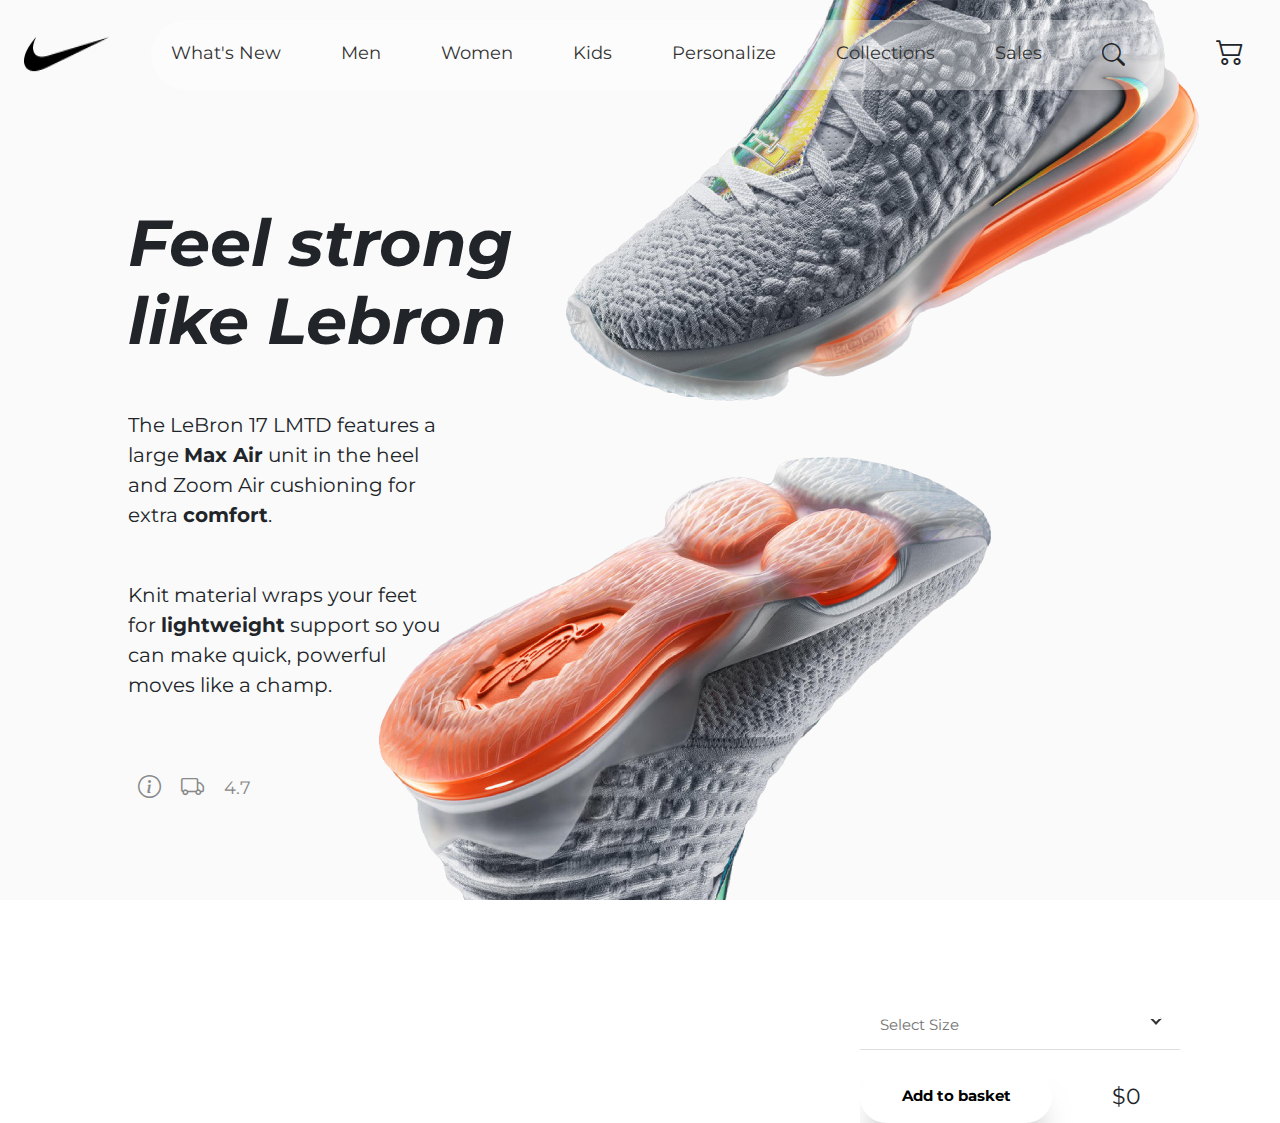
<file: index.html>
<!DOCTYPE html>
<html lang="en">
  <head>
    <meta charset="UTF-8" />
    <meta http-equiv="X-UA-Compatible" content="IE=edge" />
    <meta name="viewport" content="width=device-width, initial-scale=1.0" />

    <link rel="preconnect" href="https://fonts.googleapis.com" />
    <link rel="preconnect" href="https://fonts.gstatic.com" crossorigin />
    <link
      href="https://fonts.googleapis.com/css2?family=Montserrat:ital,wght@0,500;0,700;0,900;1,700;1,900&display=swap"
      rel="stylesheet"
    />

    <link rel="icon" href="img/probejob-logo.jpg" />
    <link rel="stylesheet" href="style.css" />
    <link rel="stylesheet" href="queries.css" />
    <link
      rel="stylesheet"
      href="https://cdn.jsdelivr.net/npm/bootstrap@5.0.2/dist/css/bootstrap.min.css"
    />
    <link
      rel="stylesheet"
      href="https://cdn.jsdelivr.net/npm/bootstrap-icons@1.5.0/font/bootstrap-icons.css"
    />
    <script src="https://cdn.jsdelivr.net/npm/bootstrap@5.0.2/dist/js/bootstrap.bundle.min.js"></script>
    <title>Probejob Nike</title>
  </head>

  <body>
    <header class="header-all">
      <img src="./img/probejob-logo.jpg" class="logo" />
      <nav class="nav">
        <ul class="nav-list mobile-menu">
          <li>
            <a href="./Pages/whatsNew.html" class="mobile-menu-item"
              >What's New</a
            >
          </li>
          <li><a href="./Pages/men.html" class="mobile-menu-item">Men</a></li>
          <li>
            <a href="./Pages/women.html" class="mobile-menu-item">Women</a>
          </li>
          <li><a href="./Pages/kids.html" class="mobile-menu-item">Kids</a></li>
          <li>
            <a href="./Pages/personalize.html" class="mobile-menu-item"
              >Personalize</a
            >
          </li>
          <li>
            <a href="./Pages/collections.html" class="mobile-menu-item"
              >Collections</a
            >
          </li>
          <li>
            <a href="./Pages/sales.html" class="mobile-menu-item">Sales</a>
          </li>
          <i class="bi-search search-icon"></i>
        </ul>
      </nav>

      <div class="nav-icons">
        <i class="bi bi-cart2 cart-icon"></i>
        <i
          class="bi bi-list list-menu icon-mobile-open"
          onclick="clickOpen()"
        ></i>
      </div>
      <i class="bi bi-x-lg icon-mobile-close" onclick="clickClose()"></i>
    </header>

    <div class="main">
      <h1 class="hero-heading">
        Feel strong<br />
        like Lebron
      </h1>
      <p class="hero-text">
        The LeBron 17 LMTD features a large <b>Max Air</b> unit in the heel and
        Zoom Air cushioning for extra <b>comfort</b>.
      </p>
      <p class="hero-text">
        Knit material wraps your feet for <b>lightweight</b> support so you can
        make quick, powerful moves like a champ.
      </p>

      <div class="infos">
        <i class="bi bi-info-circle info-item"></i>
        <i class="bi bi-truck info-item"></i>
        <p class="info-item info-rating">4.7</p>
      </div>
    </div>

    <div class="basket">
      <div class="dropdown" onclick="clickDropdown()">
        <input
          class="size-selector"
          type="text"
          placeholder="Select Size"
          readonly
        />
        <div class="options">
          <div onclick="show('EU 43')">EU 43</div>
          <div onclick="show('EU 44')">EU 44</div>
          <div onclick="show('EU 45')">EU 45</div>
        </div>
      </div>

      <div class="basket-box">
        <button class="add-basket-button" onclick="changePrice()">
          Add to basket
        </button>
        <p class="price">$0</p>
      </div>
    </div>

    <!-- For Mobile  -->
    <div class="infos-mobile">
      <i class="bi bi-info-circle info-item"></i>
      <i class="bi bi-truck info-item"></i>
      <p class="info-item info-rating">4.7</p>
    </div>

    <div class="basket-mobile">
      <div class="dropdown" onclick="clickDropdown()">
        <input
          class="size-selector"
          type="text"
          placeholder="Select Size"
          readonly
        />
        <div class="options">
          <div onclick="show('EU 43')">EU 43</div>
          <div onclick="show('EU 44')">EU 44</div>
          <div onclick="show('EU 45')">EU 45</div>
        </div>
      </div>

      <div class="basket-box">
        <button class="add-basket-button" onclick="changePrice()">
          Add to basket
        </button>
        <p class="price">$0</p>
      </div>
    </div>
    <script src="./index.js"></script>
  </body>
</html>
</file>
<file: style.css>
* {
  padding: 0;
  margin: 0;
  font-family: "Montserrat", sans-serif;
  overflow-x: clip;
}

html {
  font-size: 62.5%;
  height: 100vh;
}

body {
  background-image: url(./img/lebron.jpg);
  background-size: cover;
  background-position: top right;
  width: 100vw;
  background-repeat: no-repeat;
}

/**************************/
/* navigation */
/**************************/

header {
  display: flex;
  width: 100vw;
}

.logo {
  padding-left: 10px;
}

.nav {
  display: flex;
  align-items: center;
  margin: 3rem auto;
  background-color: rgba(255, 255, 255, 0.361);
  padding: 20px 60px;
  border-radius: 50px;
  height: 70px;
}

.nav-list {
  display: flex;
  gap: 8rem;
  list-style-type: none;
  font-size: 1.8rem;
  cursor: pointer;
}

.nav-list li a {
  text-decoration: none;
  color: #333;
}

.nav-list li:hover {
  font-weight: bold;
  letter-spacing: -0.03rem;
}

.search-icon {
  font-size: 2.3rem;
  padding-top: 0;
}

.cart {
  display: flex;
}

.nav-icons {
  font-size: 2.8rem;
  display: flex;
  margin: 3rem 2%;
}

.list-menu {
  display: none;
}

.icon-mobile-open,
.icon-mobile-close {
  opacity: 0;
}

/**************************/
/* hero section */
/**************************/

.main {
  position: relative;
}

.hero-heading {
  font-size: 6.5rem;
  font-style: italic;
  font-weight: bold;
  margin: 30rem 0 0 10%;
}

.hero-text {
  font-size: 2rem;
  width: 15%;
  margin: 5rem 0 0 10%;
}

/**************************/
/* info section */
/**************************/

.infos {
  display: flex;
  margin: 8% 0 10rem 10%;
  color: #888;
}

.info-item {
  padding: 10px;
  font-size: 2.3rem;
}

.info-item.info-rating {
  font-size: 1.8rem;
  margin-top: 0.5rem;
}

.infos-mobile {
  display: none;
}

/**************************/
/* basket section */
/**************************/

.basket {
  position: absolute;
  top: 100rem;
  right: 10rem;
  width: 18%;
}

.size-selector {
  font-size: 12px;
  border: none;
  width: 100%;
  padding: 10px;
  outline: none;
  border-bottom: 1px #ddd solid;
}

.basket-box {
  display: flex;
  margin-top: 2rem;
}

.add-basket-button {
  width: 60%;
  background-color: #fff;
  border: none;
  padding: 15px auto;
  margin-right: 20px;
  border-radius: 30px;
  font-size: 1.5rem;
  font-weight: bold;
  box-shadow: 0px 26px 35px -17px rgba(0, 0, 0, 0.6);
}

.add-basket-button:active {
  box-shadow: 0px 18px 28px -17px rgba(0, 0, 0, 0.6);
  transform: translateY(3px);
}

.price {
  font-size: 2.2rem;
  margin: 10px auto;
}

/* Select Size Drop Down */

.dropdown {
  width: 100%;
  height: 5rem;
  border-bottom: 1.5px #ddd solid;
}

.dropdown::before {
  content: "";
  position: absolute;
  top: 15px;
  right: 20px;
  z-index: 1000;
  width: 8px;
  height: 8px;
  border: 2px solid #333;
  border-top: 2px solid #fff;
  border-right: 2px solid #fff;
  transform: rotate(-45deg);
  transition: 0.5s;
  pointer-events: none;
}

.dropdown.active::before {
  top: 22px;
  transform: rotate(-225deg);
}

.dropdown input {
  width: 100%;
  height: 100%;
  cursor: pointer;
  font-size: 1.5rem;
  border: none;
  outline: none;
  padding: 12px 20px;
  border-radius: 10px;
}

.dropdown .options {
  margin-top: 2rem;
  background: #fff;
  box-shadow: 0 5px 20px rgba(0, 0, 0, 0.05);
  border-radius: 10px;
  overflow: hidden;
  display: none;
  font-size: 1.5rem;
}

.dropdown.active .options {
  display: block;
}

.dropdown .options div {
  padding: 12px 20px;
  cursor: pointer;
}

.dropdown .options div:hover {
  background: #62baea;
  color: #fff;
}

.basket-mobile {
  display: none;
}
</file>
<file: queries.css>
@media (max-width: 1990px) {
  .infos {
    margin: 6rem 1rem auto 10%;
  }
  .basket {
    width: 25%;
  }
}

@media (max-width: 1800px) {
  .hero-heading {
    font-size: 6.5rem;
    margin: 8% auto auto 10%;
  }
}

@media (max-width: 1565px) {
  body {
    background-position: 60% 100%;
  }
  .nav {
    margin: 2rem auto;
    padding: 2rem 3.5rem;
  }
  .nav-list {
    gap: 6rem;
  }
  .search-icon {
    margin-top: -0.2rem;
  }
  .main {
    width: 100%;
  }
  .hero-text {
    width: 25%;
  }
}

@media (max-width: 1200px) {
  body {
    background-position: 60% 80%;
  }
  .nav {
    padding: 2.5rem 4rem;
  }
  .nav-list {
    font-size: 1.8rem;
    gap: 2rem;
  }
  .search-icon {
    font-size: 1.9rem;
  }
  .main {
    margin-top: 20%;
  }
  .hero-text {
    margin: 3rem 0 0 10%;
    width: 28%;
  }
  .basket {
    margin-bottom: 3rem;
    right: 5%;
    width: 30%;
  }
}

@media (max-width: 992px) {
  .nav-list {
    font-size: 1.4rem;
    gap: 1.8rem;
  }
  .search-icon {
    font-size: 2rem;
    margin-top: -0.7rem;
  }
  .main {
    margin-top: 30rem;
  }
  .hero-heading {
    font-size: 7rem;
    margin: 0 auto 0 10%;
  }
  .hero-text {
    width: 70%;
    margin: 1.5rem 0 0 10%;
  }
  .infos {
    color: #777;
  }
  .basket-mobile {
    width: 70%;
    margin: 0 auto;
  }
}

@media (max-width: 768px) {
  body {
    background-position: 60% 60%;
  }
  .logo {
    height: 40%;
  }
  .list-menu {
    display: block;
    margin-left: 2rem;
  }
  .main {
    margin-top: 28rem;
  }
  .hero-text {
    width: 80%;
    margin: 1rem 0 0 10%;
  }
  .infos {
    display: none;
  }
  .infos-mobile {
    display: flex;
    margin: 70% auto 0 3rem;
  }
  .basket {
    display: none;
  }
  .basket-mobile {
    display: block;
    position: absolute;
    left: 10%;
    width: 80%;
  }

  /* Mobile navigation */

  .nav-list {
    display: none;
  }
  .nav-icons {
    display: flex;
    position: fixed;
    top: 2rem;
    right: 2rem;
    font-size: 5rem;
    color: #fff;
  }
  .icon-mobile-open {
    opacity: 1;
    border: none;
  }
  .icon-mobile-close {
    opacity: 1;
    font-size: 5rem;
    color: #fff;
  }
  .mobile-menu {
    position: fixed;
    top: 0;
    right: 0;
    z-index: 1;
    width: 100vw;
    height: 100vh;
    display: flex;
    flex-direction: column;
    align-items: center;
    justify-content: center;
    background: #bbb;
  }
  .mobile-menu-item {
    width: 100%;
    height: auto;
    font-size: 3rem;
    text-align: center;
    color: #fff;
    box-sizing: border-box;
  }
  /* before */
  .mobile-menu {
    pointer-events: none;
    transition: opacity 0.2s linear;
    opacity: 0;
  }
  .icon-mobile-open {
    opacity: 1;
  }
  .icon-mobile-close {
    opacity: 0;
  }
  /* after  */
  .mobile-menu.is-active {
    pointer-events: auto;
    opacity: 1;
  }
  .nav-icons.is-active {
    opacity: 0;
  }
  .icon-mobile-close.is-active {
    opacity: 1;
    z-index: 100;
    margin: 4rem;
    font-size: 5rem;
    color: #fff;
  }
}

@media (max-width: 576px) {
  .infos-mobile {
    margin: 12rem 0 0 10%;
  }
}
</file>
